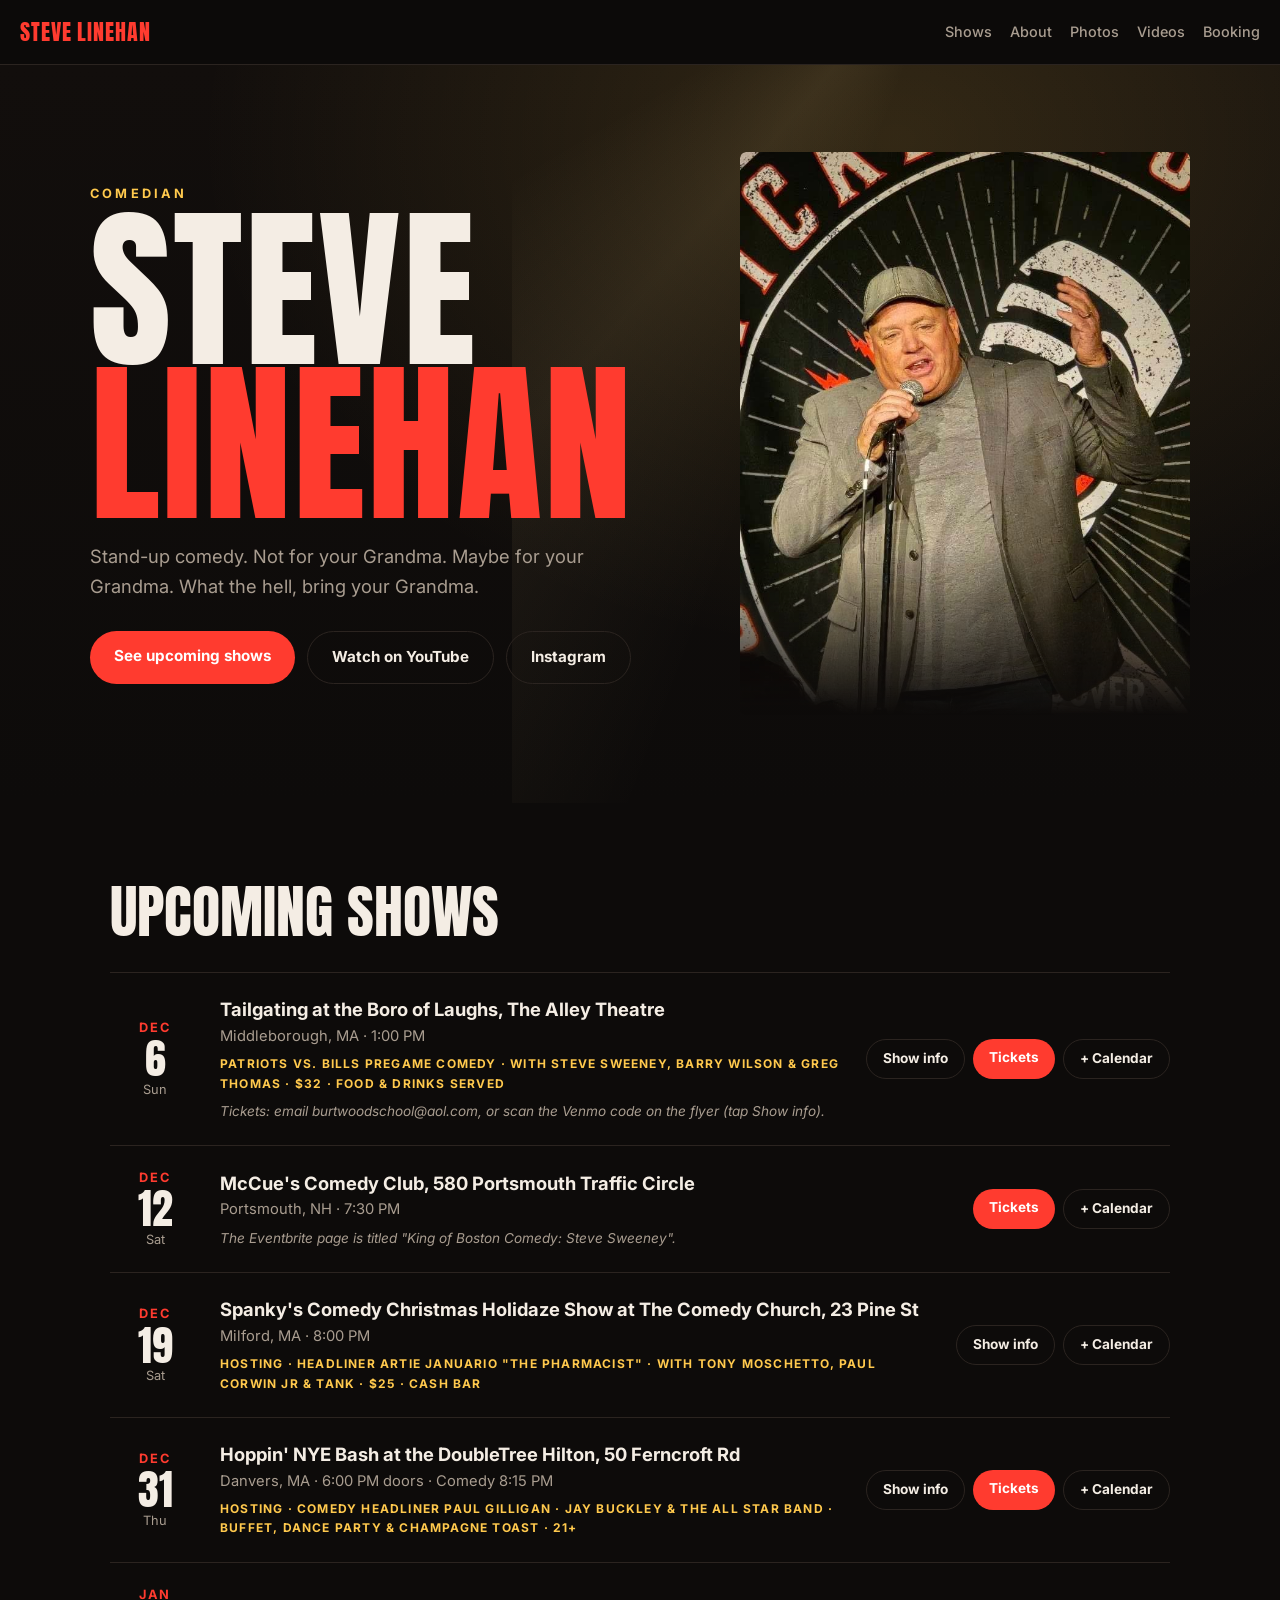
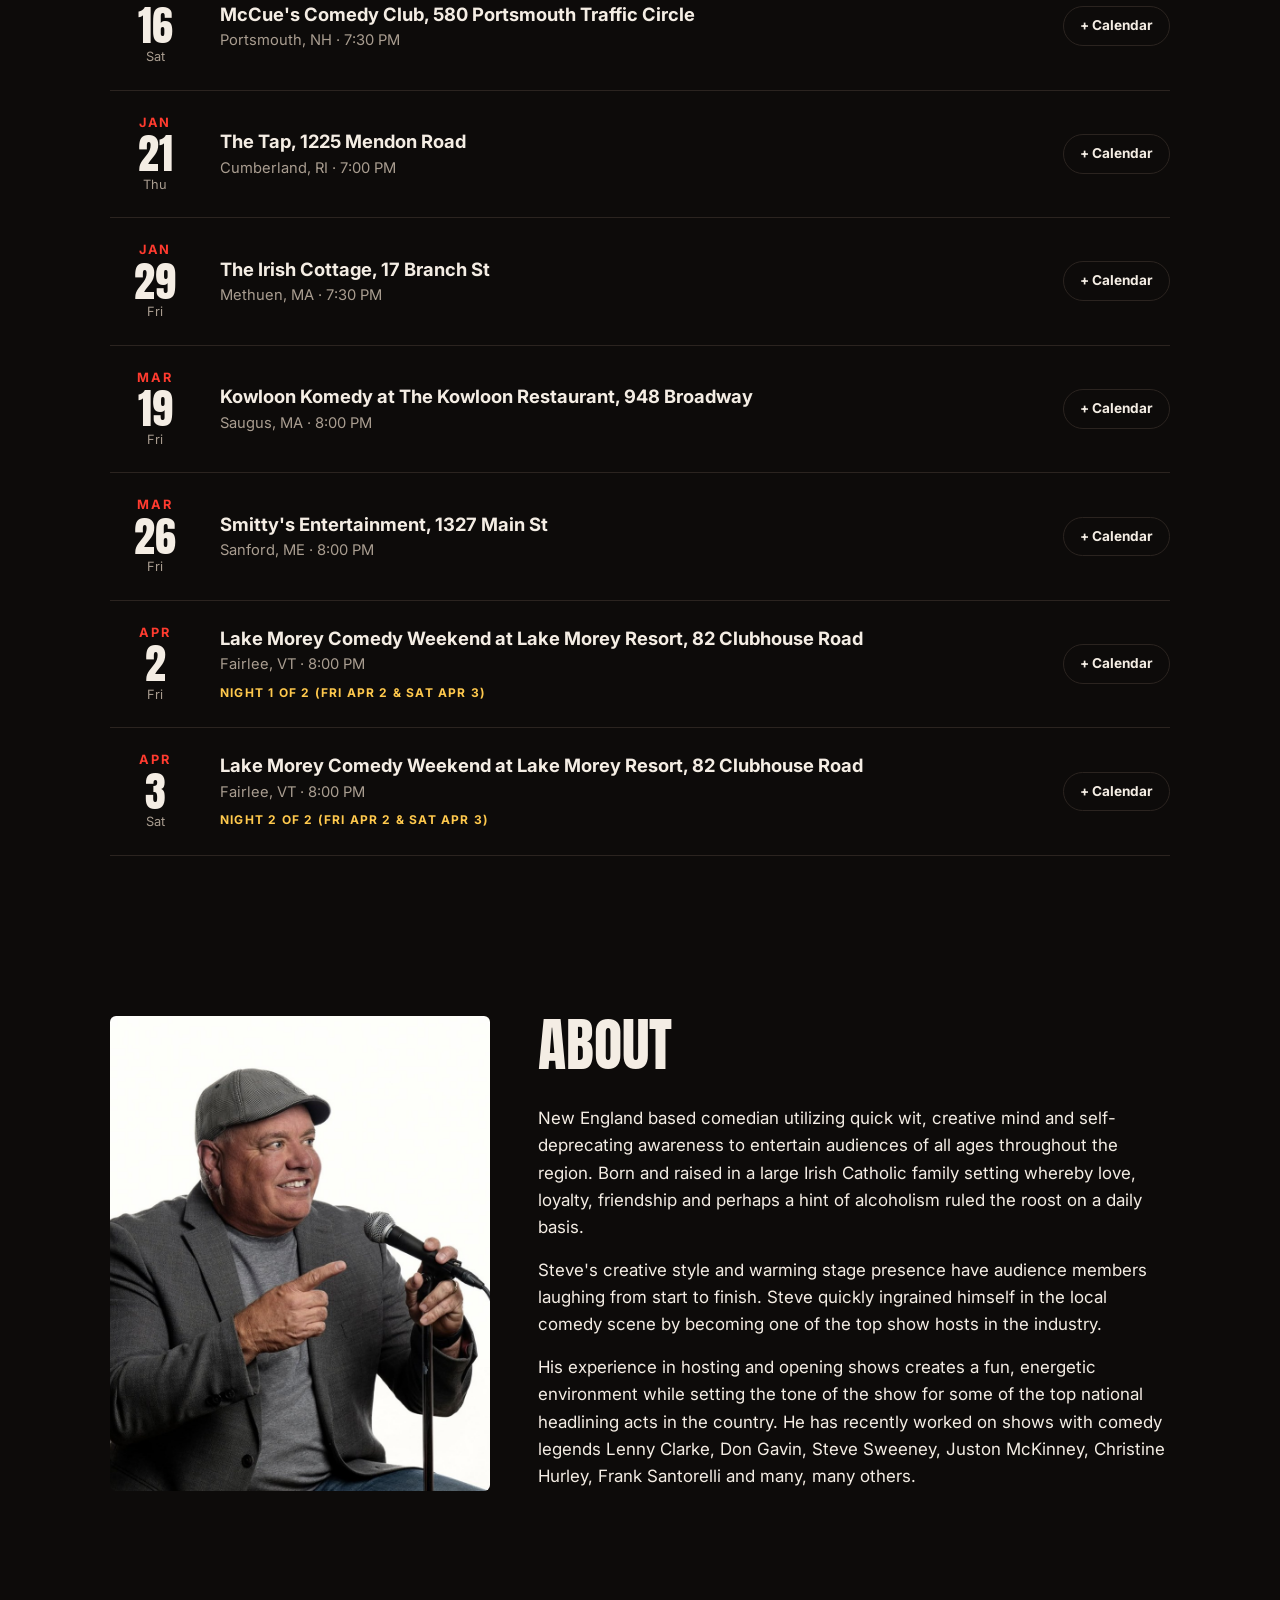
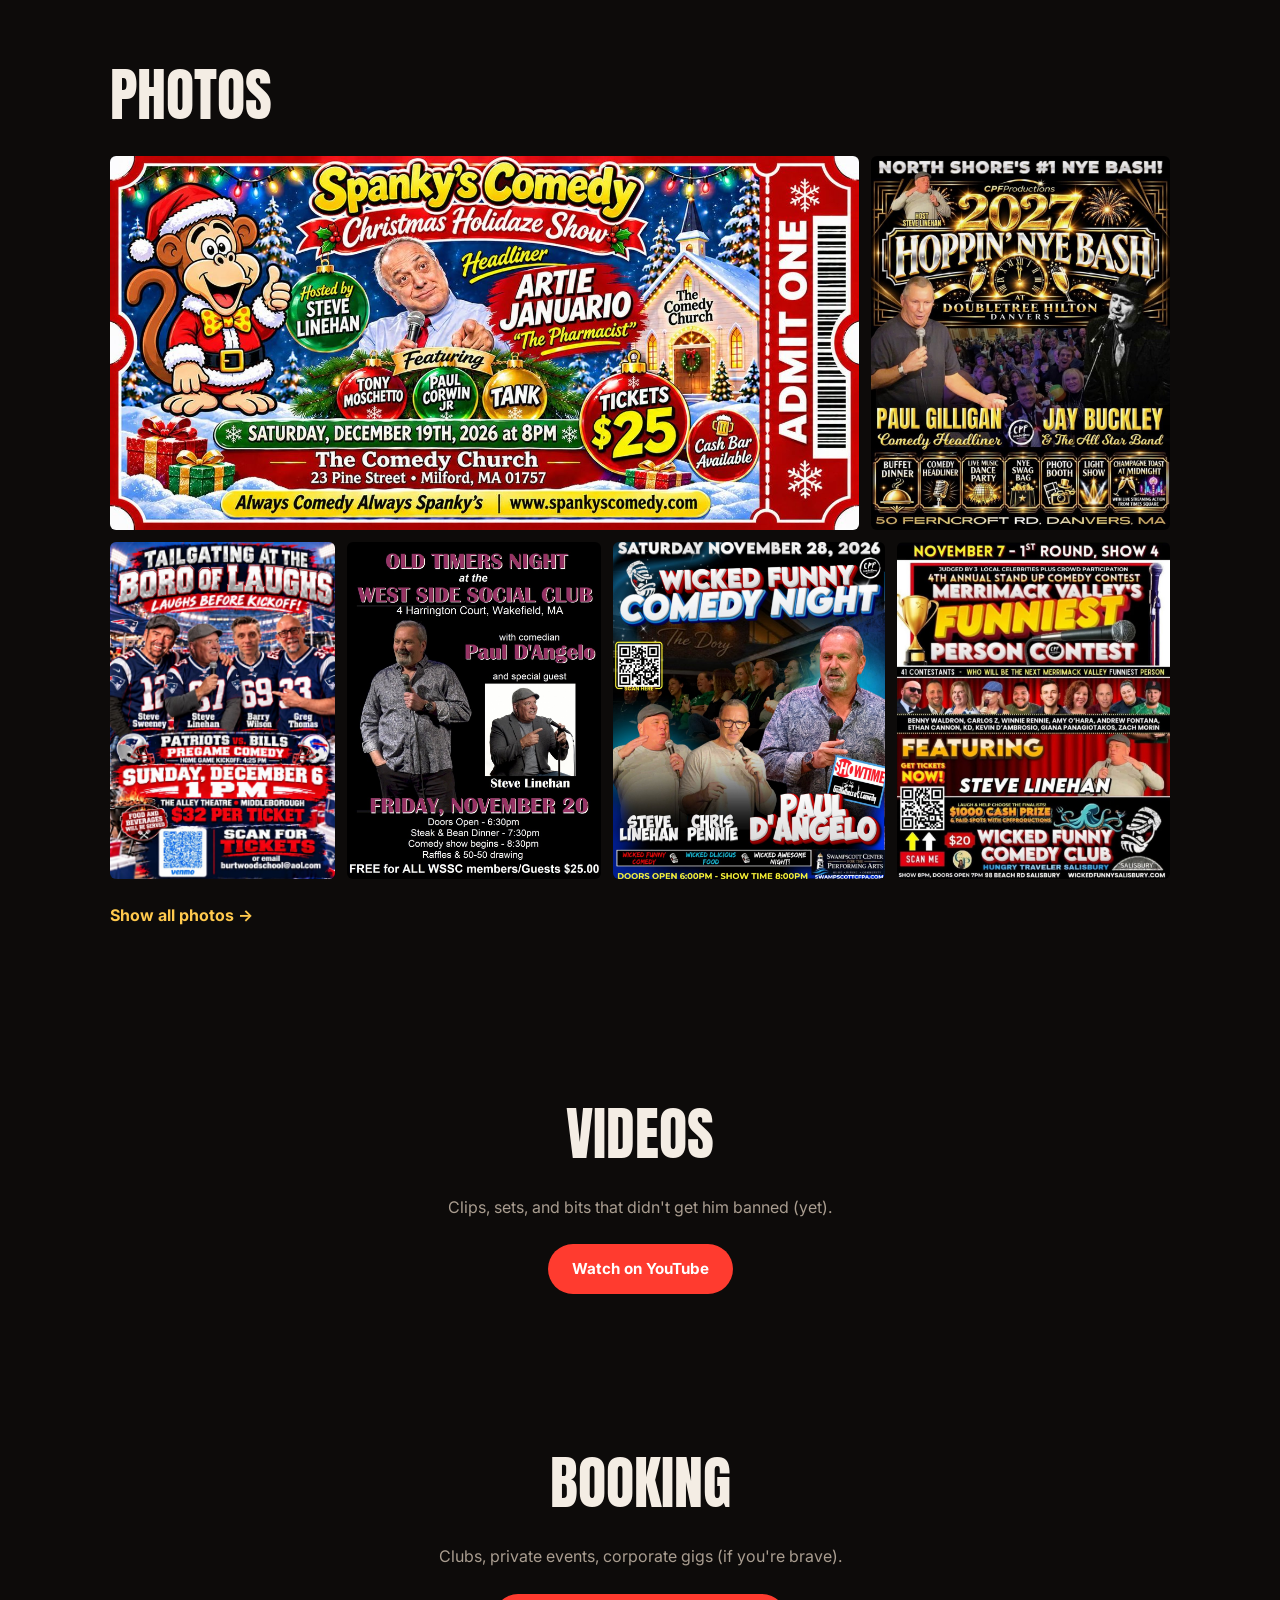
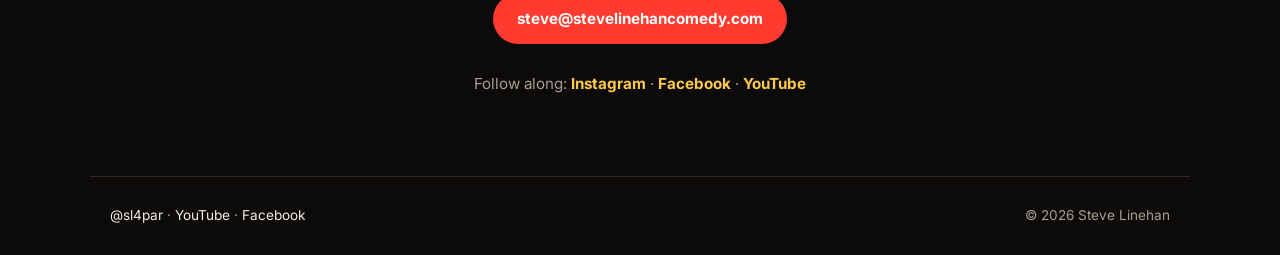
<file: index.html>
<!doctype html>
<html lang="en">
<head>
  <meta charset="utf-8">
  <meta name="viewport" content="width=device-width, initial-scale=1">
  <title>Comedian Steve Linehan</title>
  <meta name="description" content="Comedian Steve Linehan. Upcoming shows, bio, photos and booking.">
  <meta property="og:title" content="Comedian Steve Linehan">
  <meta property="og:description" content="Upcoming shows, bio, photos and booking.">
  <link rel="preconnect" href="https://fonts.googleapis.com">
  <link rel="preconnect" href="https://fonts.gstatic.com" crossorigin>
  <link href="https://fonts.googleapis.com/css2?family=Anton&family=Inter:wght@400;500;700&display=swap" rel="stylesheet">
  <link rel="stylesheet" href="styles.css">
</head>
<body>
  <header class="nav">
    <a class="brand" href="#top">STEVE LINEHAN</a>
    <nav>
      <a href="#shows">Shows</a>
      <a href="#about">About</a>
      <a href="#photos">Photos</a>
      <a href="#videos">Videos</a>
      <a href="#contact">Booking</a>
    </nav>
  </header>

  <main id="top">
    <section class="hero">
      <div class="hero-inner">
        <div class="hero-text">
        <p class="kicker">Comedian</p>
        <h1>STEVE<br><span>LINEHAN</span></h1>
        <p class="tagline" id="tagline"></p>
        <div class="hero-cta">
          <a class="btn btn-primary" href="#shows">See upcoming shows</a>
          <a class="btn btn-ghost" id="yt-hero" target="_blank" rel="noopener">Watch on YouTube</a>
          <a class="btn btn-ghost" id="ig-hero" target="_blank" rel="noopener">Instagram</a>
        </div>
        </div>
        <div class="hero-photo" id="hero-photo"></div>
      </div>
      <div class="spotlight" aria-hidden="true"></div>
    </section>

    <section id="shows" class="section">
      <h2 class="section-title">Upcoming shows</h2>
      <div id="show-list" class="show-list"></div>
    </section>

    <section id="about" class="section about">
      <div class="headshot" id="headshot"></div>
      <div>
        <h2 class="section-title">About</h2>
        <div id="bio" class="bio"></div>
      </div>
    </section>

    <section id="photos" class="section">
      <h2 class="section-title">Photos</h2>
      <div id="gallery" class="gallery"></div>
      <p class="more"><a id="gallery-more" href="photos.html">Show all photos →</a></p>
    </section>

    <section id="videos" class="section videos">
      <h2 class="section-title">Videos</h2>
      <p>Clips, sets, and bits that didn't get him banned (yet).</p>
      <a class="btn btn-primary" id="yt-btn" target="_blank" rel="noopener">Watch on YouTube</a>
    </section>

    <section id="contact" class="section contact">
      <h2 class="section-title">Booking</h2>
      <p>Clubs, private events, corporate gigs (if you're brave).</p>
      <a class="btn btn-primary" id="email-btn"></a>
      <p class="socials">Follow along: <a id="ig-contact" target="_blank" rel="noopener">Instagram</a> · <a id="fb-contact" target="_blank" rel="noopener">Facebook</a> · <a id="yt-contact" target="_blank" rel="noopener">YouTube</a></p>
    </section>
  </main>

  <footer class="footer">
    <span><a id="ig-foot" target="_blank" rel="noopener"></a> · <a id="yt-foot" target="_blank" rel="noopener">YouTube</a> · <a id="fb-foot" target="_blank" rel="noopener">Facebook</a></span>
    <span>© <span id="year"></span> Steve Linehan</span>
  </footer>

  <div class="lightbox" id="lightbox" hidden>
    <button class="lb-close" aria-label="Close">×</button>
    <img id="lb-img" alt="">
    <p id="lb-cap"></p>
  </div>

  <script src="content.js"></script>
  <script src="gallery.js"></script>
  <script src="script.js"></script>
</body>
</html>
</file>
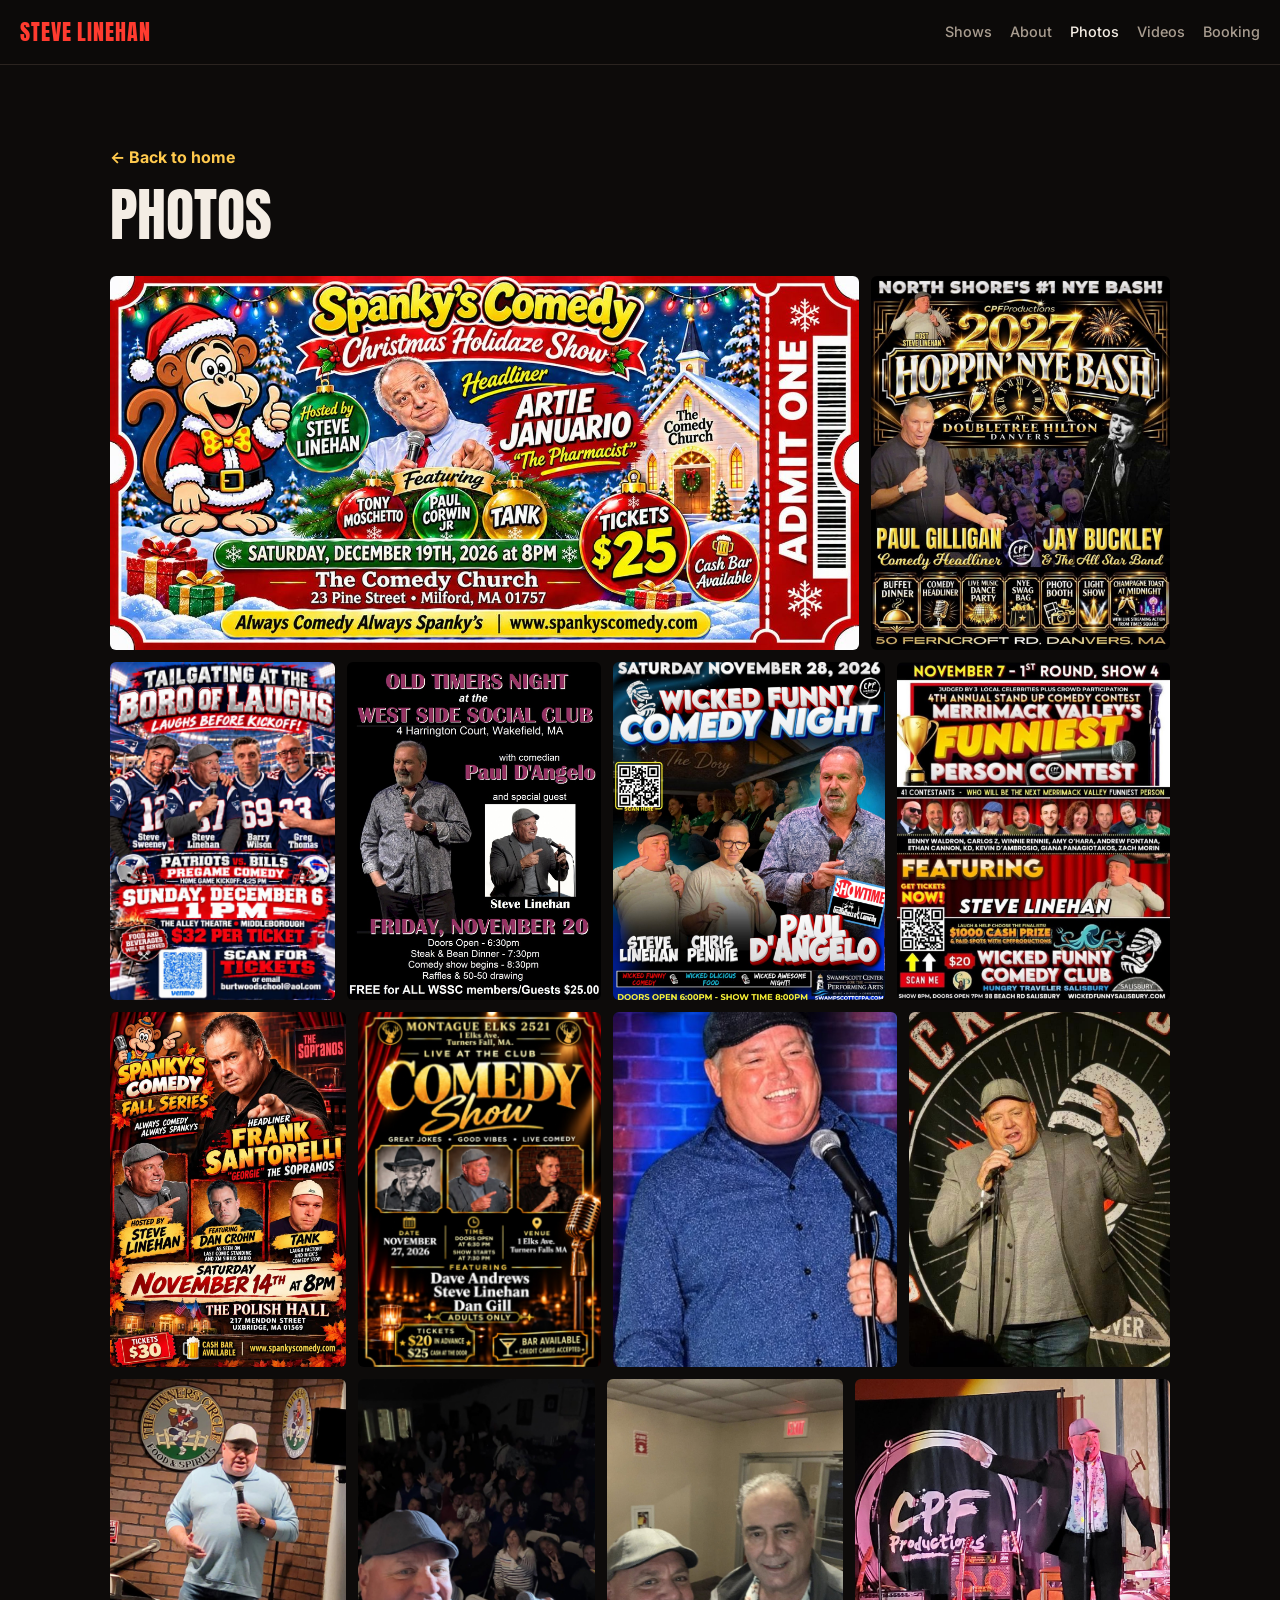
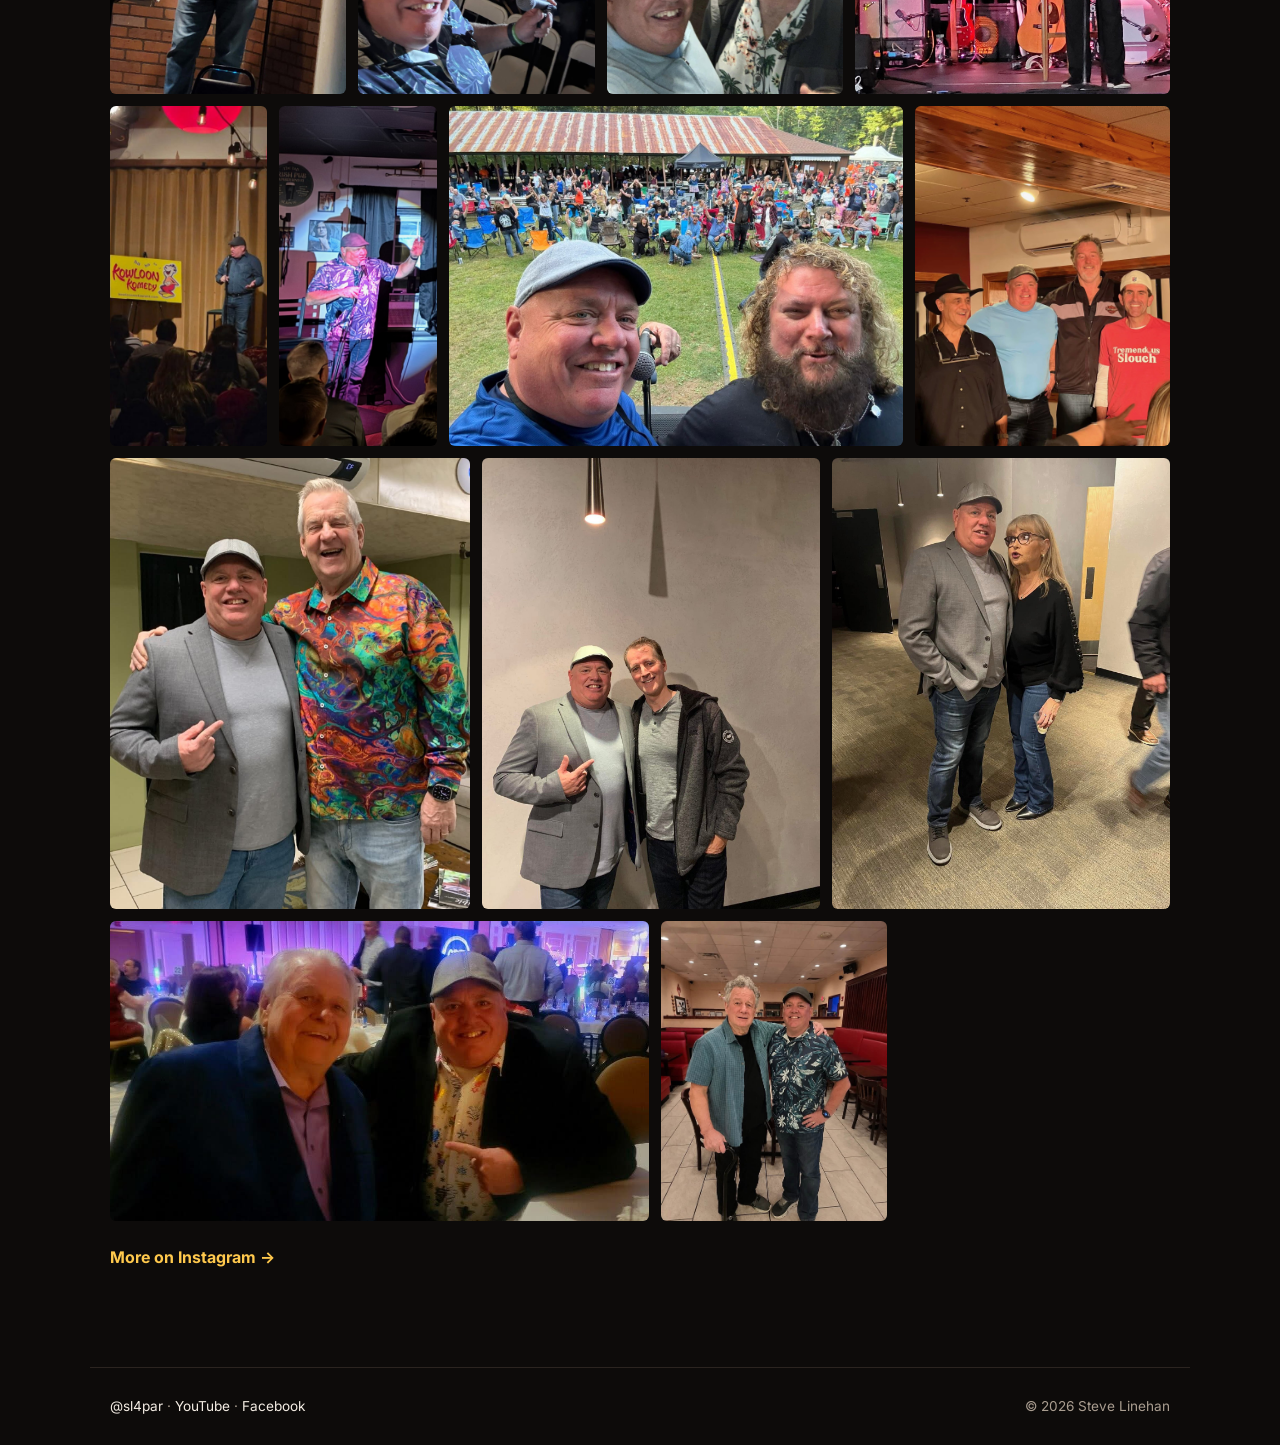
<file: photos.html>
<!doctype html>
<html lang="en">
<head>
  <meta charset="utf-8">
  <meta name="viewport" content="width=device-width, initial-scale=1">
  <title>Photos | Comedian Steve Linehan</title>
  <meta name="description" content="Photos of comedian Steve Linehan on stage and around the New England comedy scene.">
  <meta property="og:title" content="Comedian Steve Linehan">
  <meta property="og:description" content="Upcoming shows, bio, photos and booking.">
  <link rel="preconnect" href="https://fonts.googleapis.com">
  <link rel="preconnect" href="https://fonts.gstatic.com" crossorigin>
  <link href="https://fonts.googleapis.com/css2?family=Anton&family=Inter:wght@400;500;700&display=swap" rel="stylesheet">
  <link rel="stylesheet" href="styles.css">
</head>
<body>
  <header class="nav">
    <a class="brand" href="index.html">STEVE LINEHAN</a>
    <nav>
      <a href="index.html#shows">Shows</a>
      <a href="index.html#about">About</a>
      <a href="photos.html" aria-current="page">Photos</a>
      <a href="index.html#videos">Videos</a>
      <a href="index.html#contact">Booking</a>
    </nav>
  </header>

  <main>
    <section id="photos" class="section">
      <p class="more back"><a href="index.html">← Back to home</a></p>
      <h2 class="section-title">Photos</h2>
      <div id="gallery" class="gallery"></div>
      <p class="more"><a id="ig-more" target="_blank" rel="noopener">More on Instagram →</a></p>
    </section>
  </main>

  <footer class="footer">
    <span><a id="ig-foot" target="_blank" rel="noopener"></a> · <a id="yt-foot" target="_blank" rel="noopener">YouTube</a> · <a id="fb-foot" target="_blank" rel="noopener">Facebook</a></span>
    <span>© <span id="year"></span> Steve Linehan</span>
  </footer>

  <div class="lightbox" id="lightbox" hidden>
    <button class="lb-close" aria-label="Close">×</button>
    <img id="lb-img" alt="">
    <p id="lb-cap"></p>
  </div>

  <script src="content.js"></script>
  <script src="gallery.js"></script>
  <script>
    (function () {
      const S = window.SITE || SITE;
      const ig = "https://instagram.com/" + S.instagram;
      document.getElementById("ig-more").href = ig;
      document.getElementById("ig-foot").href = ig;
      document.getElementById("ig-foot").textContent = "@" + S.instagram;
      document.getElementById("yt-foot").href = S.youtube;
      document.getElementById("fb-foot").href = S.facebook;
      document.getElementById("year").textContent = new Date().getFullYear();
      renderGallery();
    })();
  </script>
</body>
</html>
</file>
<file: styles.css>
:root {
  --bg: #0d0b0a;
  --bg-2: #171311;
  --text: #f4ede4;
  --muted: #a99d90;
  --accent: #ff3b2f;
  --accent-2: #ffc94d;
  --line: #2b2420;
  --display: "Anton", Impact, "Arial Narrow", sans-serif;
  --body: "Inter", system-ui, -apple-system, sans-serif;
}

* { box-sizing: border-box; }
html { scroll-behavior: smooth; }
body {
  margin: 0;
  background: var(--bg);
  color: var(--text);
  font-family: var(--body);
  line-height: 1.6;
}
a { color: inherit; }
img { max-width: 100%; display: block; }

/* Nav */
.nav {
  position: sticky; top: 0; z-index: 10;
  display: flex; justify-content: space-between; align-items: center;
  padding: 14px 20px;
  background: rgba(13, 11, 10, 0.88);
  backdrop-filter: blur(8px);
  border-bottom: 1px solid var(--line);
}
.brand { font-family: var(--display); font-size: 1.4rem; letter-spacing: .04em; text-decoration: none; color: var(--accent); }
.nav nav { display: flex; gap: 18px; }
.nav nav a { text-decoration: none; font-size: .9rem; font-weight: 500; color: var(--muted); }
.nav nav a:hover { color: var(--text); }

/* Hero */
.hero {
  position: relative; overflow: hidden;
  min-height: 82vh;
  display: flex; align-items: center;
  padding: 60px 20px;
  background:
    radial-gradient(ellipse at 70% 10%, rgba(255, 201, 77, .14), transparent 55%),
    linear-gradient(180deg, #120e0c 0%, var(--bg) 100%);
}
.hero-inner {
  position: relative; z-index: 2; max-width: 1100px; margin: 0 auto; width: 100%;
  display: grid; grid-template-columns: minmax(0, 1.15fr) minmax(0, .85fr); gap: 40px; align-items: center;
}
.hero-photo { position: relative; aspect-ratio: 4 / 5; max-width: 100%; }
.hero-photo img {
  width: 100%; height: 100%; object-fit: cover; object-position: center top; border-radius: 6px;
  -webkit-mask-image: linear-gradient(to bottom, #000 70%, transparent 100%);
          mask-image: linear-gradient(to bottom, #000 70%, transparent 100%);
}

.kicker { color: var(--accent-2); text-transform: uppercase; letter-spacing: .25em; font-size: .8rem; font-weight: 700; margin: 0 0 8px; }
.hero h1 {
  font-family: var(--display); font-weight: 400;
  font-size: clamp(4.5rem, 17vw, 11rem);
  line-height: .88; margin: 0; letter-spacing: .01em;
}
.hero h1 span { color: var(--accent); }
.tagline { font-size: 1.15rem; color: var(--muted); max-width: 520px; margin: 20px 0 30px; }
.hero-cta { display: flex; gap: 12px; flex-wrap: wrap; }
.spotlight {
  position: absolute; top: -20%; right: -10%;
  width: 70vw; height: 140%;
  background: conic-gradient(from 200deg at 50% 0%, transparent 0deg, rgba(255, 220, 150, .07) 20deg, transparent 40deg);
  pointer-events: none;
}

.btn {
  display: inline-block; padding: 13px 24px; border-radius: 999px;
  font-weight: 700; text-decoration: none; font-size: .95rem;
  transition: transform .15s ease, background .15s ease;
}
.btn:hover { transform: translateY(-2px); }
.btn-primary { background: var(--accent); color: #fff; }
.btn-primary:hover { background: #ff5247; }
.btn-ghost { border: 1px solid var(--line); color: var(--text); background: transparent; }
button.btn { font-family: inherit; line-height: inherit; cursor: pointer; }
.btn-ghost:hover { border-color: var(--muted); }
.btn-small { padding: 8px 16px; font-size: .85rem; }

/* Sections */
.section { max-width: 1100px; margin: 0 auto; padding: 80px 20px; }
.section-title {
  font-family: var(--display); font-weight: 400;
  font-size: clamp(2.4rem, 6vw, 3.6rem);
  text-transform: uppercase; margin: 0 0 32px; line-height: 1;
}

/* Shows */
.show-list { border-top: 1px solid var(--line); }
.show {
  display: grid; grid-template-columns: 90px 1fr auto;
  gap: 20px; align-items: center;
  padding: 22px 0; border-bottom: 1px solid var(--line);
}
.show-date { text-align: center; }
.show-date .m { color: var(--accent); text-transform: uppercase; font-weight: 700; font-size: .8rem; letter-spacing: .15em; }
.show-date .d { font-family: var(--display); font-size: 2.6rem; line-height: 1; }
.show-date .w { color: var(--muted); font-size: .8rem; }
.show-venue { font-weight: 700; font-size: 1.15rem; }
.show-meta { color: var(--muted); font-size: .92rem; }
.show-note { display: inline-block; margin-top: 6px; font-size: .75rem; font-weight: 700; text-transform: uppercase; letter-spacing: .1em; color: var(--accent-2); }
.show-hint { margin-top: 6px; font-size: .85rem; color: var(--muted); font-style: italic; }
.show-actions { display: flex; gap: 8px; flex-wrap: wrap; justify-content: flex-end; }
.empty { color: var(--muted); padding: 30px 0; }

/* About */
.about { display: grid; grid-template-columns: minmax(0, 380px) 1fr; gap: 48px; align-items: start; }
.headshot { aspect-ratio: 4 / 5; border-radius: 6px; overflow: hidden; background: var(--bg-2); }
.headshot img { width: 100%; height: 100%; object-fit: cover; }
.bio p { margin: 0 0 16px; font-size: 1.06rem; }

/* Gallery */
/* Justified rows: every photo shows uncropped at its own shape, rows fill the width */
.gallery { display: flex; flex-wrap: wrap; align-items: flex-start; gap: 12px; --row: 300px; }
.gallery::after { content: ""; flex-grow: 999; }
.gallery.clamped::after { display: none; }
.tile {
  position: relative; display: block; flex: 1 1 var(--row); height: var(--row); max-width: 100%;
  overflow: hidden; border-radius: 6px;
  background: var(--bg-2); cursor: pointer; border: 0; padding: 0; color: inherit; font: inherit;
}
.tile img { width: 100%; height: 100%; object-fit: cover; transition: transform .3s ease; }
.tile .placeholder { aspect-ratio: 1; }
.tile[hidden] { display: none; }
.more.back { margin: 0 0 16px; }
.nav nav a[aria-current="page"] { color: var(--text); }
.tile:hover img { transform: scale(1.04); }
.tile .cap {
  position: absolute; left: 0; right: 0; bottom: 0; padding: 30px 12px 10px;
  background: linear-gradient(transparent, rgba(0,0,0,.75));
  font-size: .85rem; text-align: left; opacity: 0; transition: opacity .2s;
}
.tile:hover .cap, .tile:focus .cap { opacity: 1; }
.placeholder {
  width: 100%; height: 100%;
  display: flex; flex-direction: column; align-items: center; justify-content: center; gap: 6px;
  background: repeating-linear-gradient(45deg, #1a1513, #1a1513 12px, #1e1816 12px, #1e1816 24px);
  color: var(--muted); font-size: .85rem; text-align: center; padding: 12px;
}
.placeholder b { font-family: var(--display); font-weight: 400; font-size: 1.6rem; color: #3d332d; }
.more { margin-top: 24px; }
.more a { color: var(--accent-2); text-decoration: none; font-weight: 700; cursor: pointer; }

/* Videos */
.videos { text-align: center; }
.videos p { color: var(--muted); margin: 0 0 24px; }

/* Contact */
.contact .socials { margin: 28px 0 0; font-size: .95rem; }
.contact .socials a { color: var(--accent-2); text-decoration: none; font-weight: 700; }
.contact { text-align: center; }
.contact p { color: var(--muted); margin: 0 0 24px; }

.footer {
  border-top: 1px solid var(--line);
  padding: 28px 20px; display: flex; justify-content: space-between; flex-wrap: wrap; gap: 10px;
  color: var(--muted); font-size: .85rem; max-width: 1100px; margin: 0 auto;
}
.footer a { text-decoration: none; color: var(--text); }

/* Lightbox */
.lightbox {
  position: fixed; inset: 0; z-index: 50; background: rgba(0,0,0,.92);
  display: flex; flex-direction: column; align-items: center; justify-content: center; padding: 20px;
}
.lightbox[hidden] { display: none; }
.lightbox img { max-height: 80vh; border-radius: 4px; }
.lightbox p { color: var(--muted); }
.lb-close { position: absolute; top: 12px; right: 18px; background: none; border: 0; color: #fff; font-size: 2.4rem; cursor: pointer; }

@media (max-width: 720px) {
  .hero { min-height: 0; padding-top: 28px; }
  .hero-inner { grid-template-columns: 1fr; gap: 8px; }
  .hero-photo { order: -1; aspect-ratio: 1 / 1; max-height: 52vh; margin: 0 auto; width: 100%; }
  .nav nav { gap: 12px; }
  .nav nav a { font-size: .8rem; }
  .brand { font-size: 1.1rem; }
  .show { grid-template-columns: 64px 1fr; }
  .show-actions { grid-column: 2; justify-content: flex-start; }
  .about { grid-template-columns: 1fr; gap: 28px; }
  .headshot { max-width: 320px; }
  .section { padding: 60px 16px; }
  .gallery { gap: 8px; --row: 180px; }
}
@media (max-width: 400px) {
  .nav nav a:nth-child(2), .nav nav a:nth-child(4) { display: none; }
}
</file>
